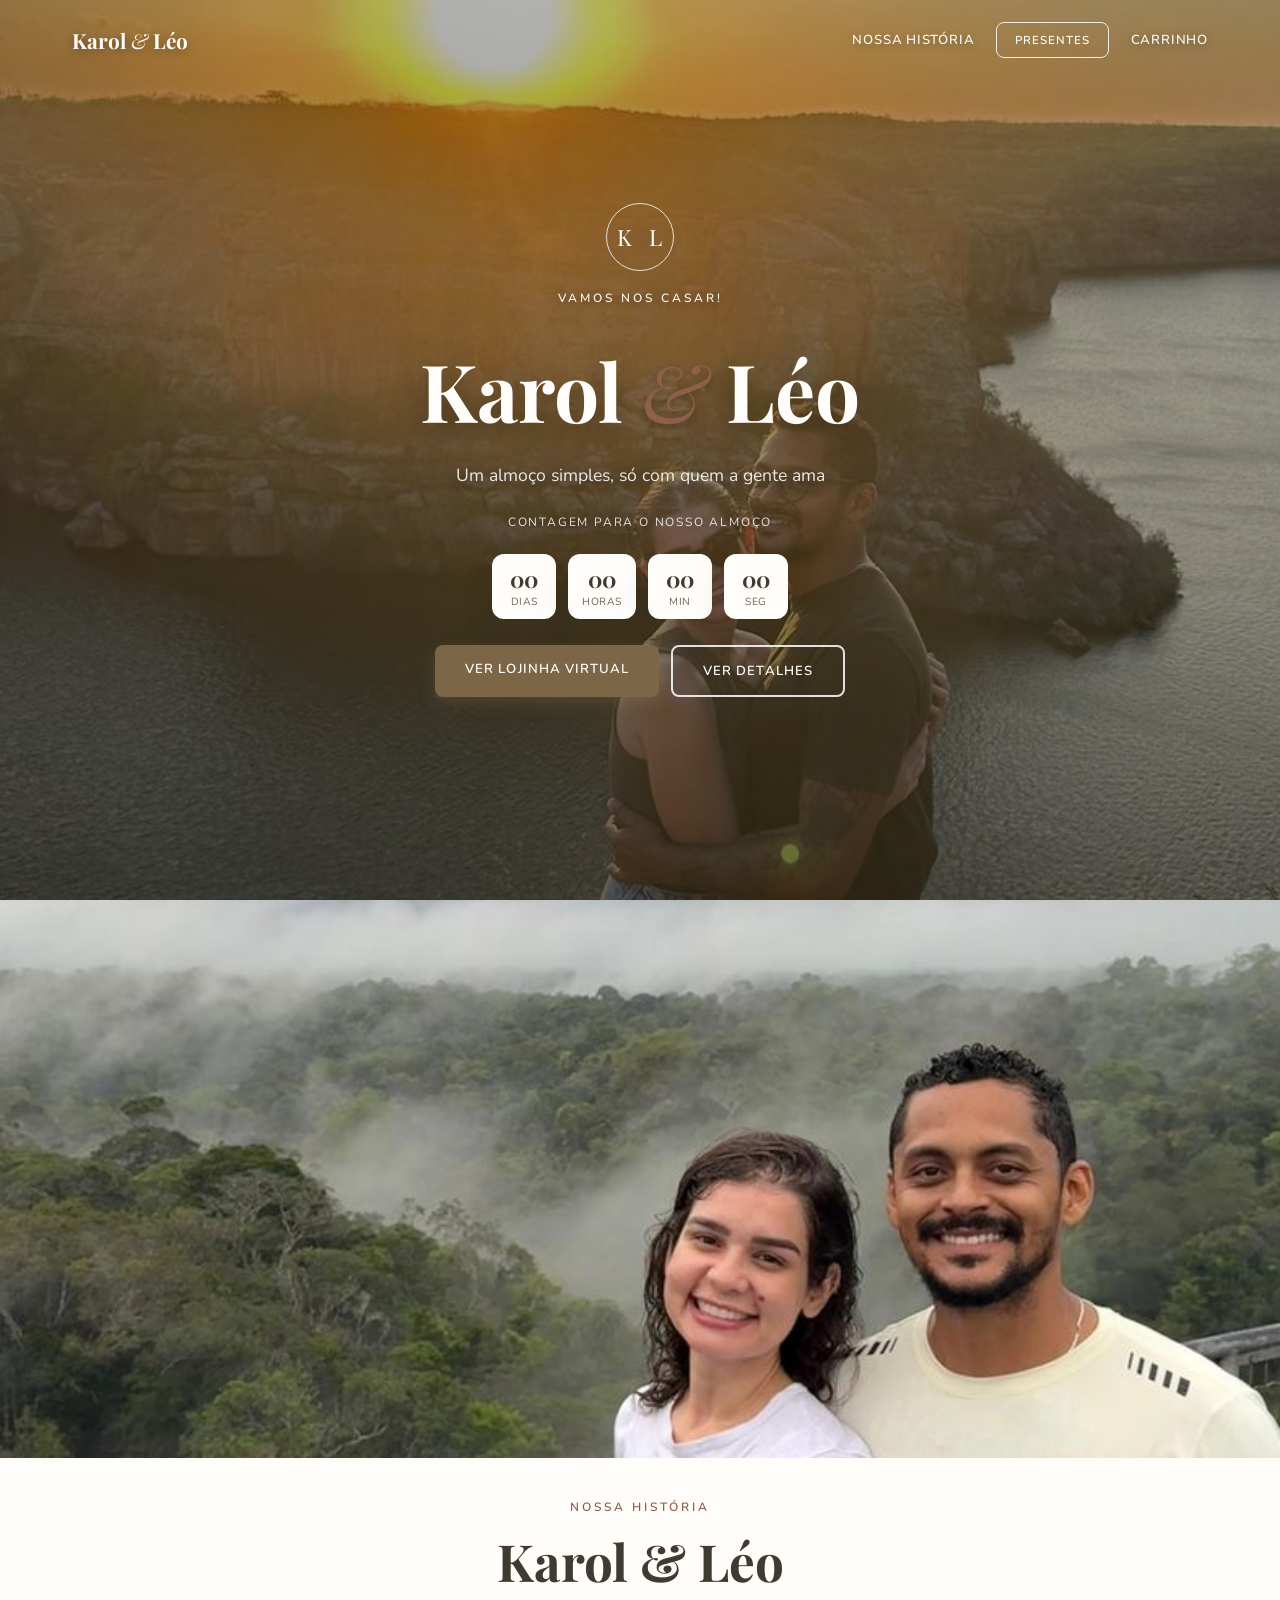
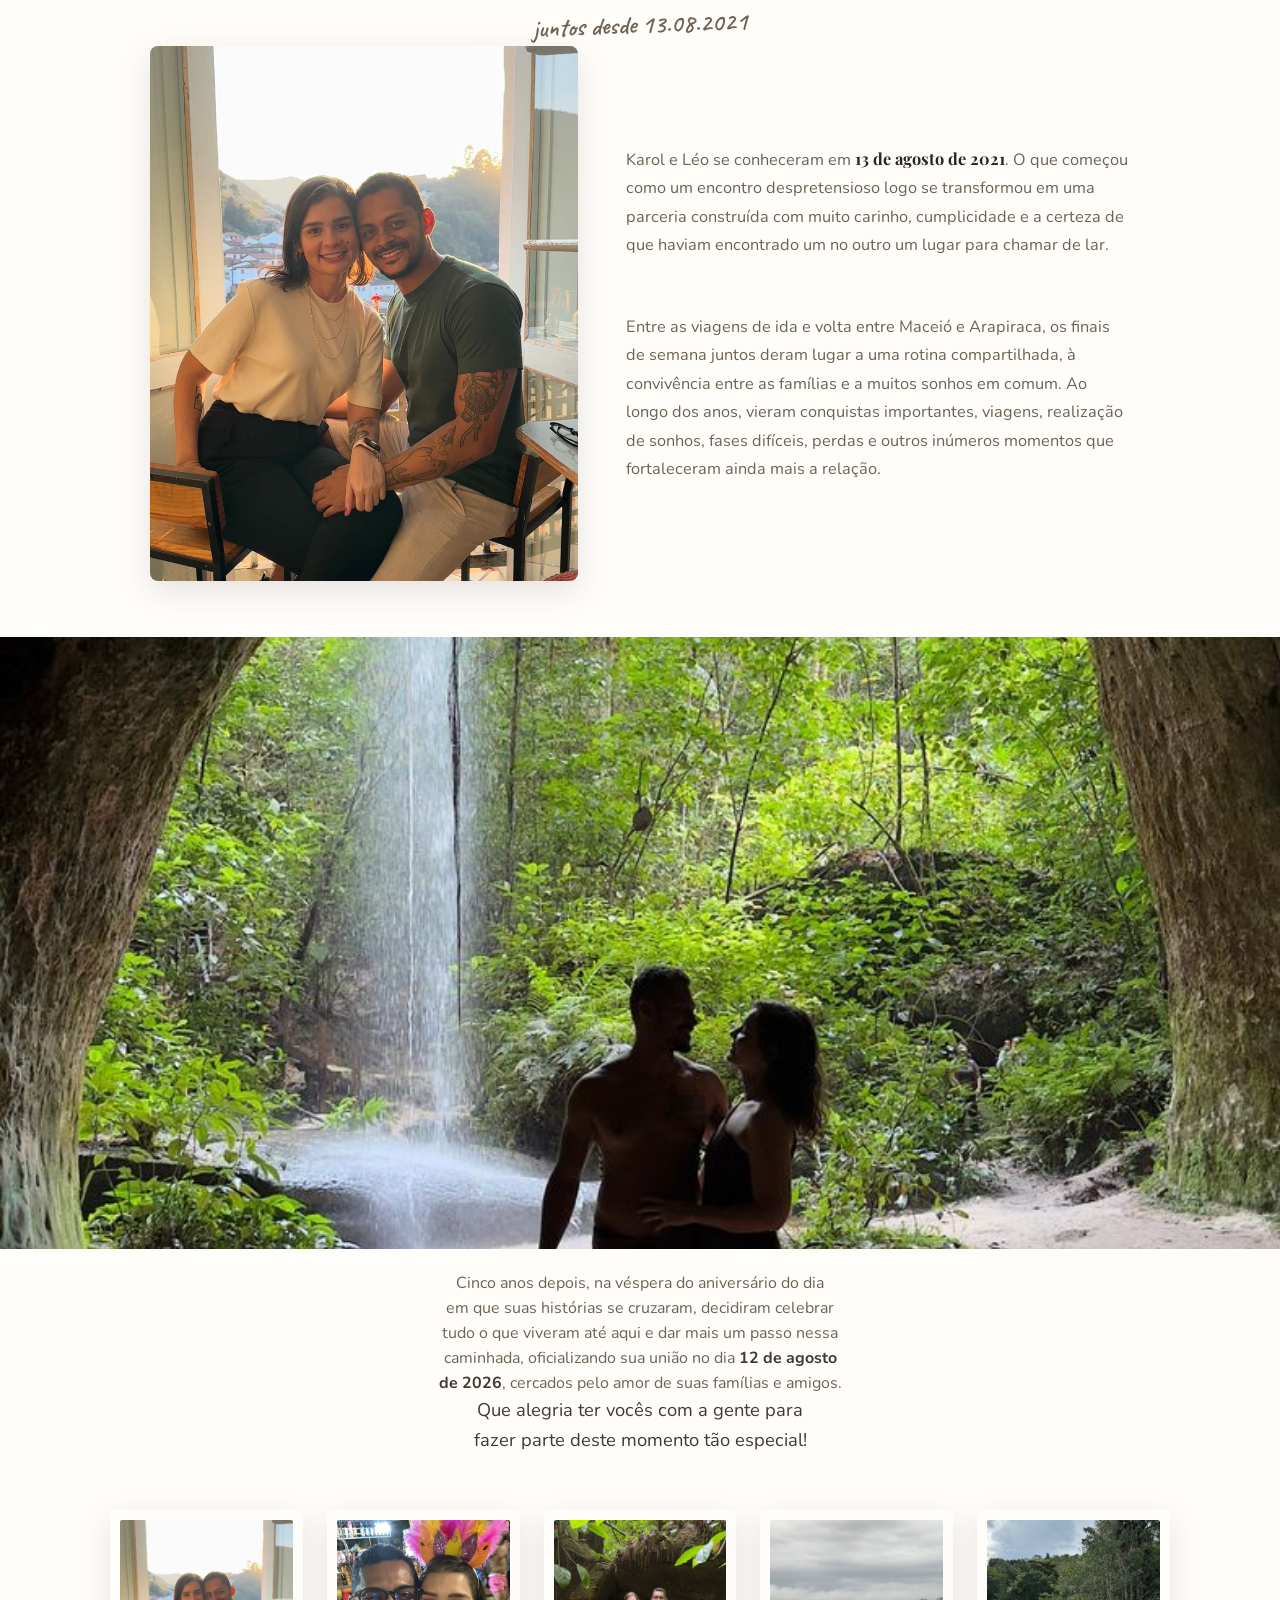
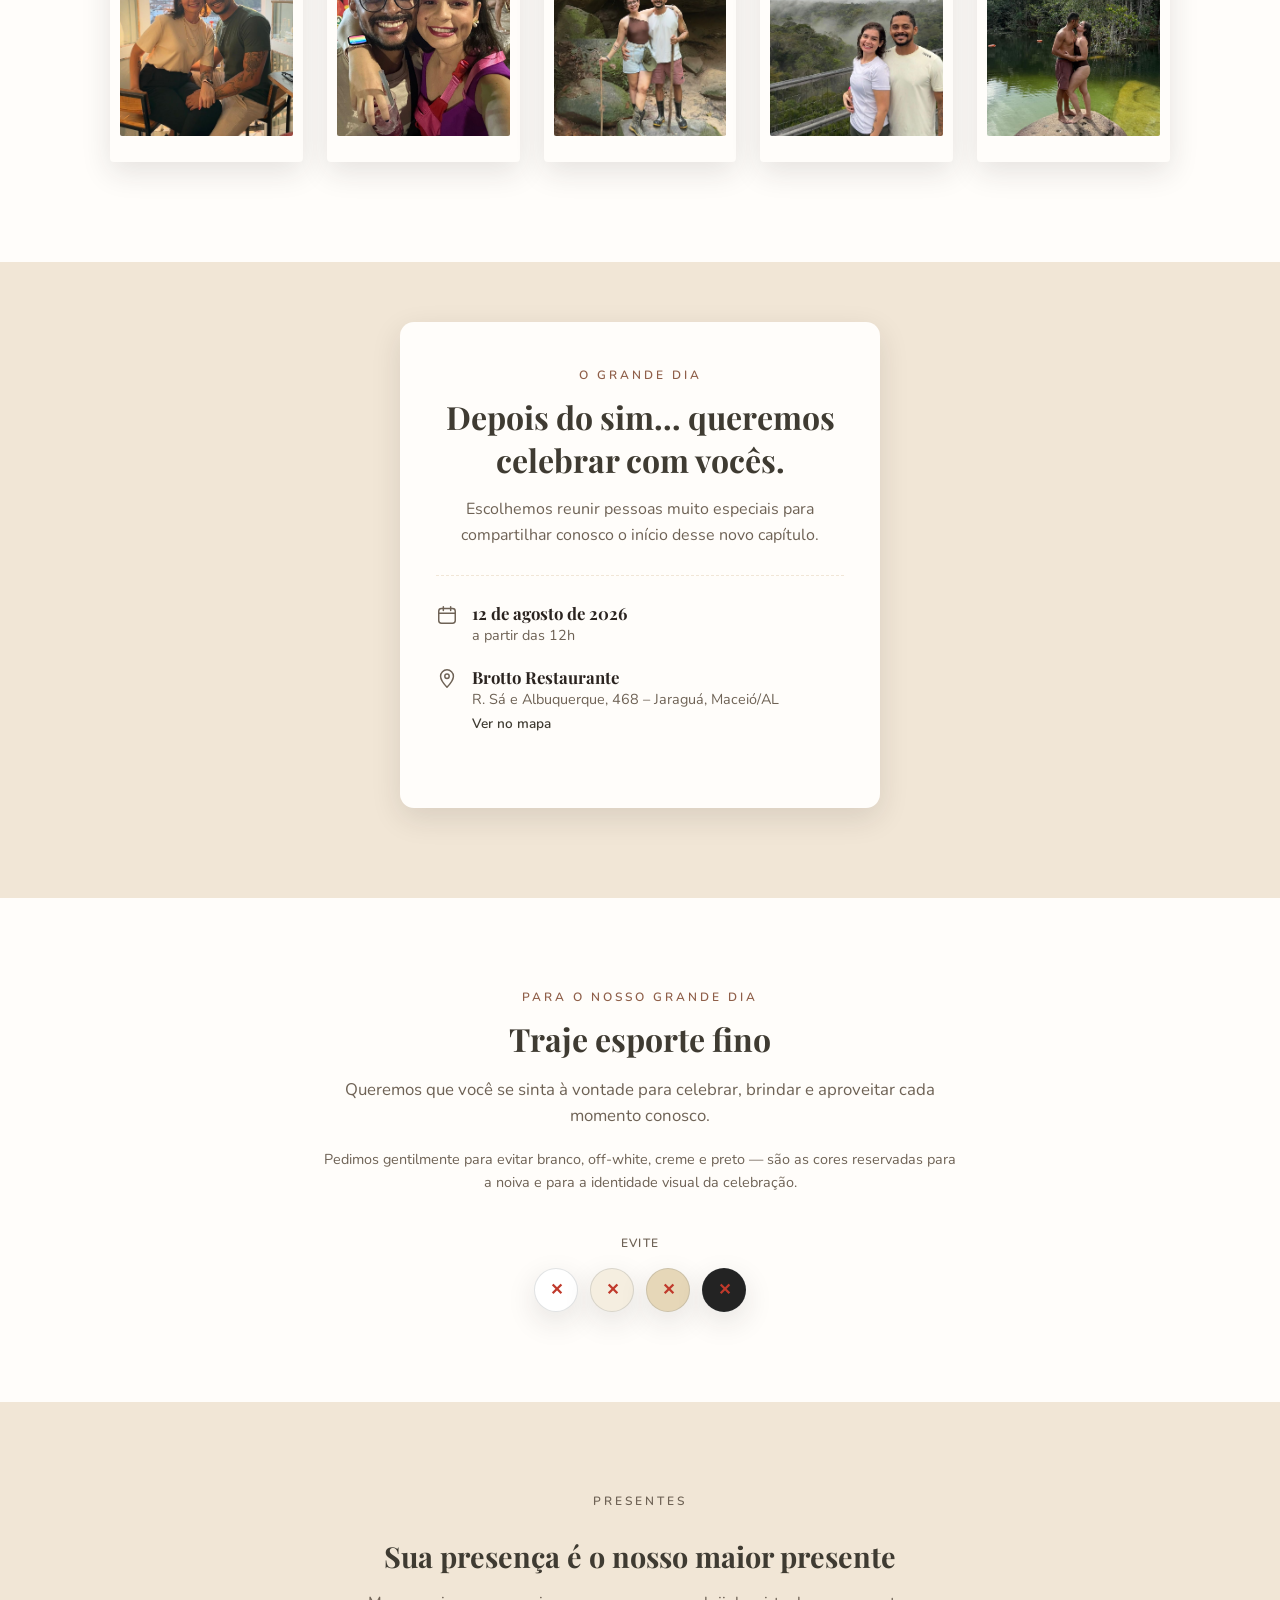
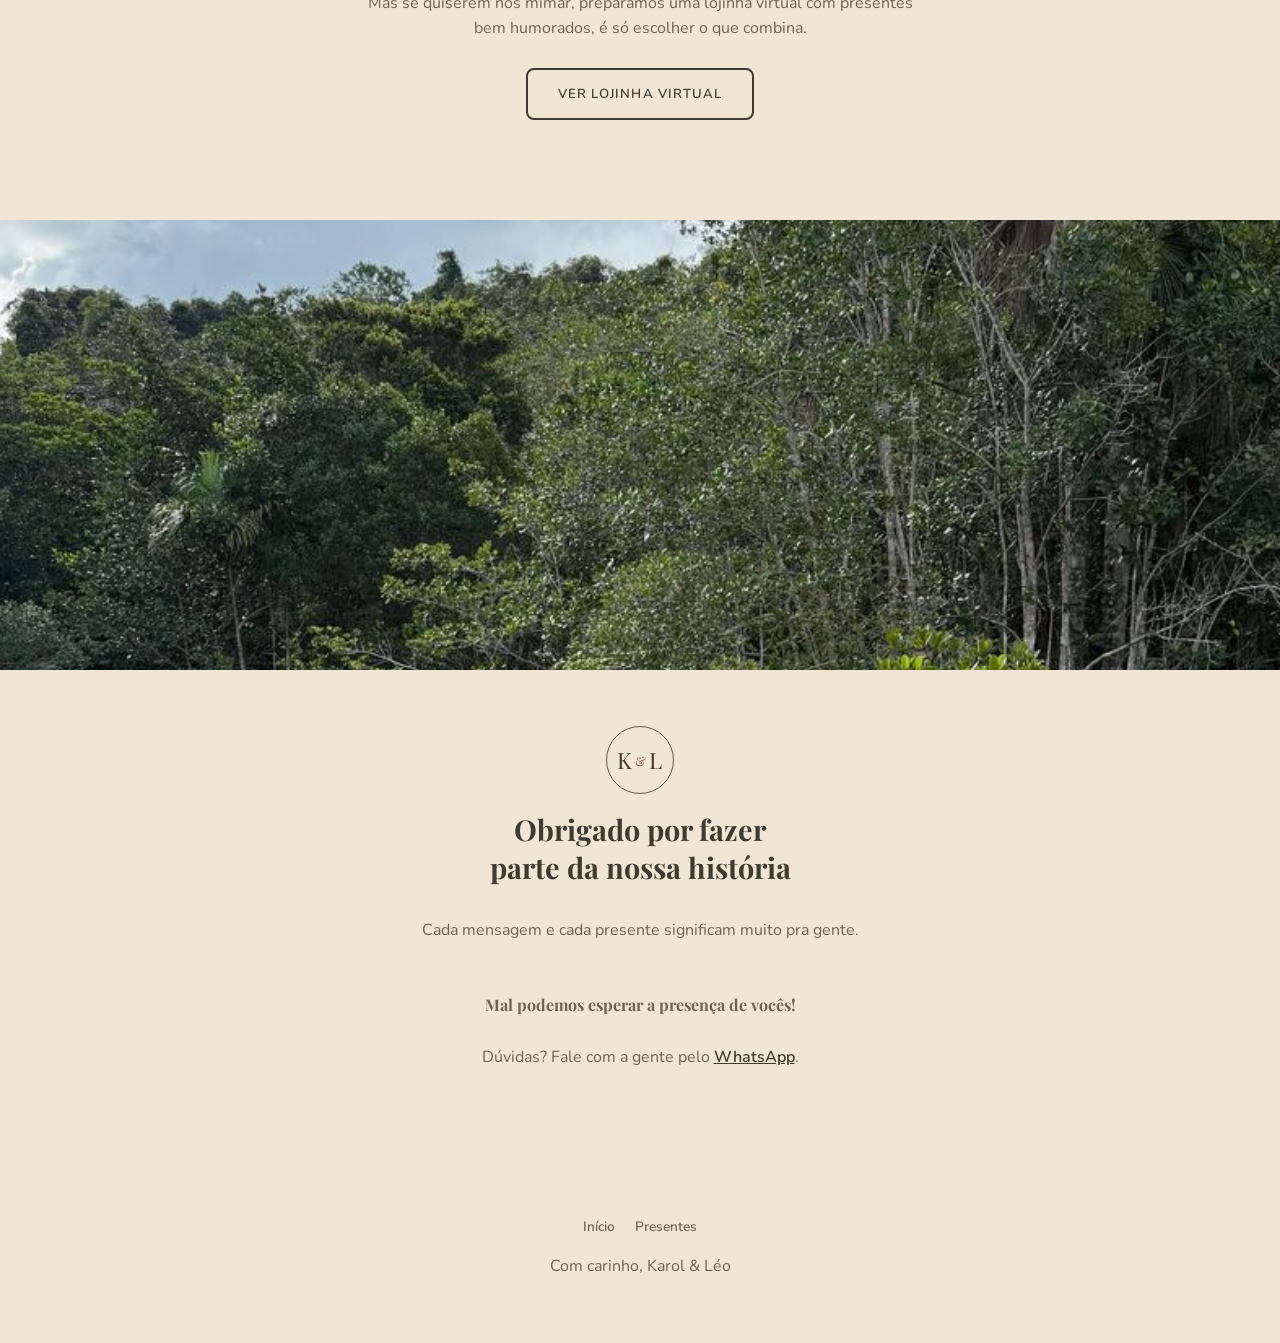
<file: karol-e-leo/index.html>
<!DOCTYPE html>
<html lang="pt-BR">
<head>
  <meta charset="UTF-8" />
  <meta name="viewport" content="width=device-width, initial-scale=1.0" />
  <title>Karol & Léo | Vamos comemorar juntos</title>
  <link rel="preconnect" href="https://fonts.googleapis.com">
  <link href="https://fonts.googleapis.com/css2?family=Caveat:wght@600;700&family=Playfair+Display:wght@600;700&family=Nunito:wght@400;500;600;700;800&display=swap" rel="stylesheet">
  <link rel="stylesheet" href="styles.css" />
</head>
<body>

  <nav class="site-nav site-nav--overlay">
    <a class="site-nav__brand" href="index.html">Karol <span>&amp;</span> Léo</a>
    <div class="site-nav__links">
      <a href="#historia">Nossa história</a>
      <a href="presentes.html" class="btn btn--nav">Presentes</a>
      <a href="carrinho.html" class="cart-link" aria-label="Carrinho de presentes">
        Carrinho<span class="cart-badge" id="cart-badge" hidden>0</span>
      </a>
    </div>
  </nav>

  <!-- ===================== HERO ===================== -->
  <header class="hero" style="background-image: url('images/historia-03.jpg');">
    <div class="hero__overlay">
      <span class="hero__monogram" aria-hidden="true">K <span>&amp;</span> L</span>
      <p class="hero__eyebrow">Vamos nos casar!</p>
      <h1 class="hero__names">Karol <span class="hero__amp">&amp;</span> Léo</h1>
      <p class="hero__date">Um almoço simples, só com quem a gente ama</p>

      <p class="countdown__label">Contagem para o nosso almoço</p>
      <div id="countdown" class="countdown">
        <div class="countdown__box"><span id="cd-dias">00</span><small>dias</small></div>
        <div class="countdown__box"><span id="cd-horas">00</span><small>horas</small></div>
        <div class="countdown__box"><span id="cd-min">00</span><small>min</small></div>
        <div class="countdown__box"><span id="cd-seg">00</span><small>seg</small></div>
      </div>

      <div class="hero__actions">
        <a href="presentes.html" class="btn btn--primary">Ver lojinha virtual</a>
        <a href="#convite" class="btn btn--ghost">Ver detalhes</a>
      </div>
    </div>
  </header>

  <!-- ===================== NOSSA HISTÓRIA ===================== -->
  <section class="story" id="historia">
    <div class="story__hero-photo" style="background-image: url('images/historia-06.jpg');"></div>
    <div class="story__hero-caption">
      <p class="section-eyebrow">Nossa história</p>
      <h2 class="story__hero-title">Karol &amp; Léo</h2>
      <p class="story__since">juntos desde 13.08.2021</p>
    </div>

    <div class="story__narrative">
      <figure class="story__narrative-photo">
        <img src="images/historia-01.jpg" alt="Karol e Léo" />
      </figure>
      <div class="story__narrative-text">
        <p>Karol e Léo se conheceram em <strong>13 de agosto de 2021</strong>. O que começou como um encontro despretensioso logo se transformou em uma parceria construída com muito carinho, cumplicidade e a certeza de que haviam encontrado um no outro um lugar para chamar de lar.</p>
        <p>Entre as viagens de ida e volta entre Maceió e Arapiraca, os finais de semana juntos deram lugar a uma rotina compartilhada, à convivência entre as famílias e a muitos sonhos em comum. Ao longo dos anos, vieram conquistas importantes, viagens, realização de sonhos, fases difíceis, perdas e outros inúmeros momentos que fortaleceram ainda mais a relação.</p>
      </div>
    </div>

    <div class="story__quote-photo" style="background-image: url('images/historia-02.jpg');"></div>
    <p class="story__quote-text">Cinco anos depois, na véspera do aniversário do dia em que suas histórias se cruzaram, decidiram celebrar tudo o que viveram até aqui e dar mais um passo nessa caminhada, oficializando sua união no dia <strong>12 de agosto de 2026</strong>, cercados pelo amor de suas famílias e amigos.</p>

    <p class="story__thanks">Que alegria ter vocês com a gente para fazer parte deste momento tão especial!</p>

    <div class="story__gallery">
      <figure class="story__photo"><img src="images/historia-01.jpg" alt="Karol e Léo" /></figure>
      <figure class="story__photo"><img src="images/historia-04.jpg" alt="Karol e Léo" /></figure>
      <figure class="story__photo"><img src="images/historia-05.jpg" alt="Karol e Léo" /></figure>
      <figure class="story__photo"><img src="images/historia-06.jpg" alt="Karol e Léo" /></figure>
      <figure class="story__photo"><img src="images/historia-07.jpg" alt="Karol e Léo" /></figure>
    </div>
  </section>

  <!-- ===================== CONVITE / INFORMAÇÕES ===================== -->
  <section class="invite" id="convite">
    <div class="invite__card">
      <p class="section-eyebrow">O grande dia</p>
      <h2>Depois do sim… queremos celebrar com vocês.</h2>
      <p class="invite__lead">Escolhemos reunir pessoas muito especiais para compartilhar conosco o início desse novo capítulo.</p>

      <div class="invite__divider" aria-hidden="true"></div>

      <ul class="invite__details">
        <li class="invite__detail">
          <span class="invite__icon">
            <svg viewBox="0 0 24 24" width="22" height="22" fill="none" stroke="currentColor" stroke-width="1.6" stroke-linecap="round" stroke-linejoin="round" aria-hidden="true">
              <rect x="3" y="5" width="18" height="16" rx="3"></rect>
              <line x1="3" y1="10" x2="21" y2="10"></line>
              <line x1="8" y1="3" x2="8" y2="7"></line>
              <line x1="16" y1="3" x2="16" y2="7"></line>
            </svg>
          </span>
          <div>
            <strong>12 de agosto de 2026</strong>
            <span>a partir das 12h</span>
          </div>
        </li>

        <li class="invite__detail">
          <span class="invite__icon">
            <svg viewBox="0 0 24 24" width="22" height="22" fill="none" stroke="currentColor" stroke-width="1.6" stroke-linecap="round" stroke-linejoin="round" aria-hidden="true">
              <path d="M12 21s7-7.2 7-12a7 7 0 1 0-14 0c0 4.8 7 12 7 12z"></path>
              <circle cx="12" cy="9" r="2.4"></circle>
            </svg>
          </span>
          <div>
            <strong>Brotto Restaurante</strong>
            <span>R. Sá e Albuquerque, 468 – Jaraguá, Maceió/AL</span><br />
            <a class="invite__map-link" href="https://www.google.com/maps/search/?api=1&query=Brotto%20Restaurante%2C%20R.%20S%C3%A1%20e%20Albuquerque%2C%20468%2C%20Jaragu%C3%A1%2C%20Macei%C3%B3%20-%20AL" target="_blank" rel="noopener">Ver no mapa</a>
          </div>
        </li>
      </ul>
    </div>
  </section>

  <!-- ===================== DRESS CODE ===================== -->
  <section class="dresscode">
    <div class="dresscode__content">
      <p class="section-eyebrow">Para o nosso grande dia</p>
      <h2>Traje esporte fino</h2>
      <p class="dresscode__lead">
        Queremos que você se sinta à vontade para celebrar, brindar e
        aproveitar cada momento conosco.
      </p>
      <p class="dresscode__note">
        Pedimos gentilmente para evitar branco, off-white, creme e preto —
        são as cores reservadas para a noiva e para a identidade visual da
        celebração.
      </p>

      <div class="dresscode__swatches">
        <div class="swatch-group">
          <p class="swatch-group__label">Evite</p>
          <div class="swatch-row">
            <span class="swatch swatch--avoid" style="--sw:#ffffff" title="Branco">✕</span>
            <span class="swatch swatch--avoid" style="--sw:#f5eee0" title="Off-white">✕</span>
            <span class="swatch swatch--avoid" style="--sw:#e6d7b8" title="Creme">✕</span>
            <span class="swatch swatch--avoid" style="--sw:#232323" title="Preto">✕</span>
          </div>
        </div>
      </div>
    </div>
  </section>

  <!-- ===================== TEASER PRESENTES ===================== -->
  <section class="presentes-teaser">
    <div class="presentes-teaser__content">
      <p class="section-eyebrow">Presentes</p>
      <h2>Sua presença é o nosso maior presente</h2>
      <p>Mas se quiserem nos mimar, preparamos uma lojinha virtual com presentes bem humorados, é só escolher o que combina.</p>
      <a href="presentes.html" class="btn btn--ghost">Ver lojinha virtual</a>
    </div>
  </section>

  <!-- ===================== AGRADECIMENTO ===================== -->
  <section class="closing">
    <div class="closing__photo" style="background-image: url('images/historia-07.jpg');"></div>
    <div class="closing__content">
      <span class="closing__monogram" aria-hidden="true">K <span>&amp;</span> L</span>
      <h2>Obrigado por fazer parte da nossa história</h2>
      <p>Cada mensagem e cada presente significam muito pra gente.</p>
      <p class="closing__highlight">Mal podemos esperar a presença de vocês!</p>
      <p class="closing__contact">Dúvidas? Fale com a gente pelo <a href="https://wa.me/5582999404414" target="_blank" rel="noopener">WhatsApp</a>.</p>
    </div>
  </section>

  <!-- ===================== RODAPÉ ===================== -->
  <footer class="footer">
    <div class="footer__links">
      <a href="index.html">Início</a>
      <a href="presentes.html">Presentes</a>
    </div>
    <p>Com carinho, Karol &amp; Léo</p>
  </footer>

  <script src="cart.js"></script>
  <script src="config.js"></script>
  <script src="home.js"></script>
</body>
</html>
</file>
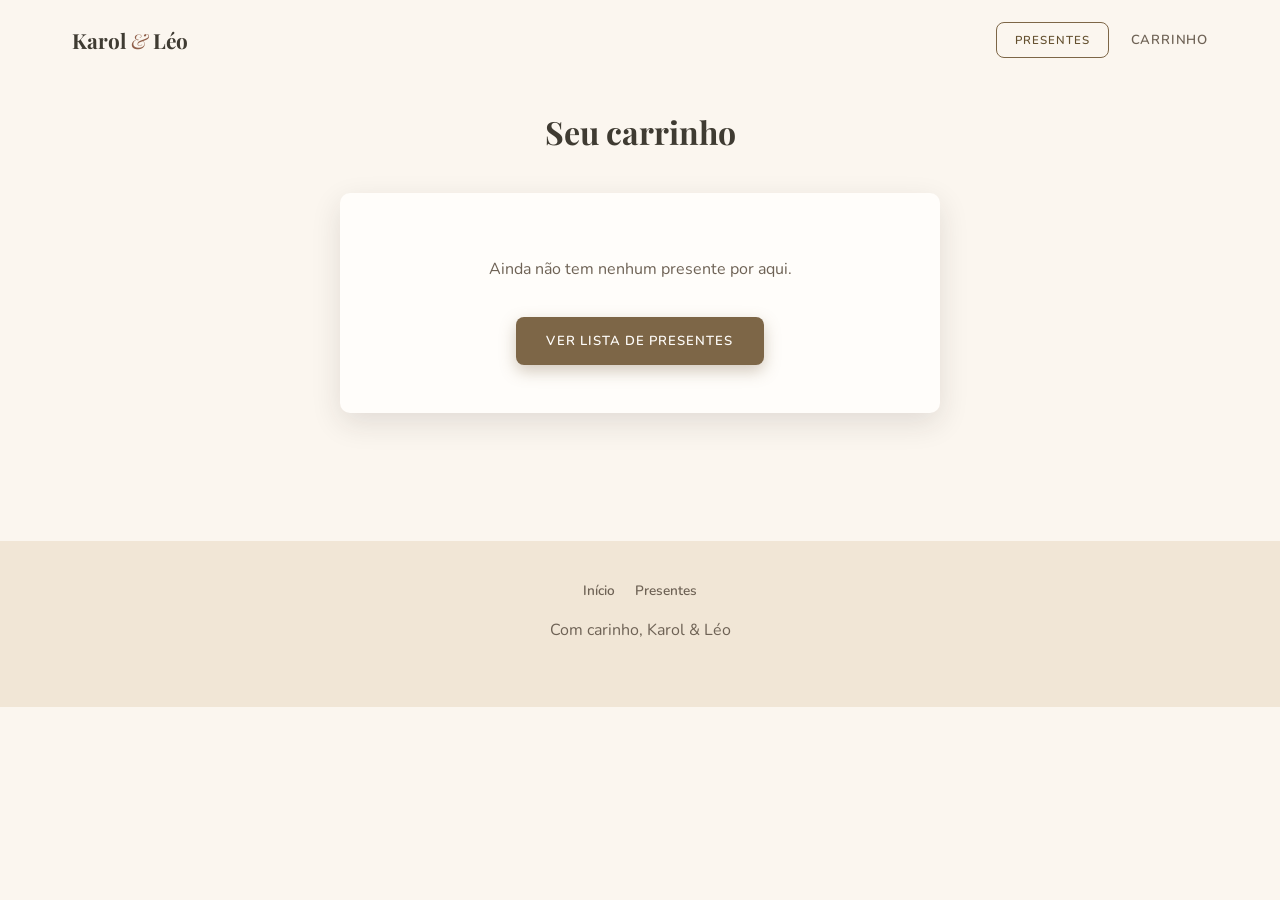
<file: karol-e-leo/carrinho.html>
<!DOCTYPE html>
<html lang="pt-BR">
<head>
  <meta charset="UTF-8" />
  <meta name="viewport" content="width=device-width, initial-scale=1.0" />
  <title>Carrinho | Karol & Léo</title>
  <link rel="preconnect" href="https://fonts.googleapis.com">
  <link href="https://fonts.googleapis.com/css2?family=Playfair+Display:wght@600;700&family=Nunito:wght@400;500;600;700;800&display=swap" rel="stylesheet">
  <link rel="stylesheet" href="styles.css" />
</head>
<body>

  <nav class="site-nav">
    <a class="site-nav__brand" href="index.html">Karol <span>&amp;</span> Léo</a>
    <div class="site-nav__links">
      <a href="presentes.html" class="btn btn--nav">Presentes</a>
      <a href="carrinho.html" class="cart-link" aria-label="Carrinho de presentes">
        Carrinho<span class="cart-badge" id="cart-badge" hidden>0</span>
      </a>
    </div>
  </nav>

  <main class="cart-page">
    <h1 class="cart-page__title">Seu carrinho</h1>

    <div class="cart-empty" id="cart-empty" hidden>
      <p>Ainda não tem nenhum presente por aqui.</p>
      <a href="presentes.html" class="btn btn--primary">Ver lista de presentes</a>
    </div>

    <ul class="cart-list" id="cart-list"></ul>

    <div class="cart-summary" id="cart-summary" hidden>
      <div class="cart-summary__total">
        <span>Total</span>
        <span id="cart-total">R$ 0</span>
      </div>
      <a href="pagamento.html" class="btn btn--primary btn--block">Finalizar e ir pro pagamento</a>
    </div>
  </main>

  <footer class="footer">
    <div class="footer__links">
      <a href="index.html">Início</a>
      <a href="presentes.html">Presentes</a>
    </div>
    <p>Com carinho, Karol &amp; Léo</p>
  </footer>

  <script src="gifts-data.js"></script>
  <script src="cart.js"></script>
  <script src="carrinho.js"></script>
</body>
</html>
</file>
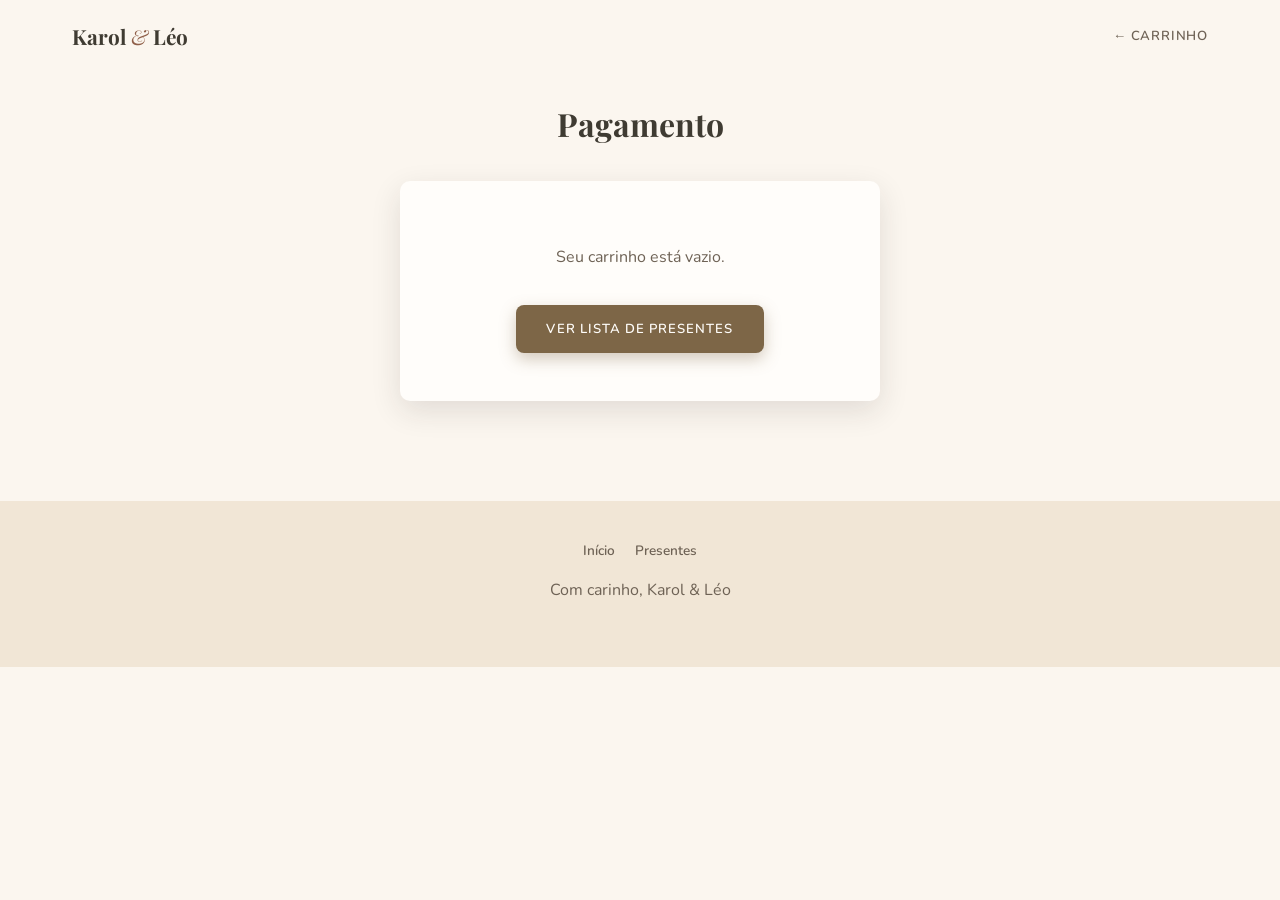
<file: karol-e-leo/pagamento.html>
<!DOCTYPE html>
<html lang="pt-BR">
<head>
  <meta charset="UTF-8" />
  <meta name="viewport" content="width=device-width, initial-scale=1.0" />
  <title>Pagamento | Karol & Léo</title>
  <link rel="preconnect" href="https://fonts.googleapis.com">
  <link href="https://fonts.googleapis.com/css2?family=Playfair+Display:wght@600;700&family=Nunito:wght@400;500;600;700;800&display=swap" rel="stylesheet">
  <link rel="stylesheet" href="styles.css" />
</head>
<body>

  <nav class="site-nav site-nav--simple">
    <a class="site-nav__brand" href="index.html">Karol <span>&amp;</span> Léo</a>
    <a class="site-nav__back" href="carrinho.html">← Carrinho</a>
  </nav>

  <main class="payment-page">
    <h1 class="payment-page__title">Pagamento</h1>

    <div class="cart-empty" id="payment-empty" hidden>
      <p>Seu carrinho está vazio.</p>
      <a href="presentes.html" class="btn btn--primary">Ver lista de presentes</a>
    </div>

    <div id="payment-content">
      <div class="payment-summary">
        <h2>Seu pedido</h2>
        <ul id="payment-summary-list"></ul>
        <div class="payment-summary__total">
          <span>Total</span>
          <span id="payment-summary-total">R$ 0</span>
        </div>
      </div>

      <div id="payment-step-form">
        <div class="payment-methods">
          <p class="payment-methods__label">Forma de pagamento</p>
          <div class="payment-methods__options">
            <label class="payment-method">
              <input type="radio" name="payment-method" value="pix" checked />
              <span>Pix</span>
            </label>
            <label class="payment-method">
              <input type="radio" name="payment-method" value="mercadopago" />
              <span>Mercado Pago</span>
            </label>
          </div>
        </div>

        <div class="pix-box" id="pix-box">
          <p class="pix-box__label">Chave Pix (e-mail)</p>
          <div class="pix-box__key">
            <code id="pix-key-value"></code>
            <button type="button" class="btn btn--ghost btn--small" id="btn-copy-pix">Copiar</button>
          </div>
          <p class="payment-hint">Pague o valor total pelo app do seu banco usando essa chave.</p>
        </div>

        <form id="payment-form" class="payment-form">
          <label class="field">Nome completo
            <input type="text" id="pay-nome" required placeholder="Seu nome" />
          </label>
          <label class="field">Telefone
            <input type="tel" id="pay-telefone" required placeholder="(82) 99999-9999" />
          </label>
          <label class="field">E-mail
            <input type="email" id="pay-email" required placeholder="voce@email.com" />
          </label>
          <label class="field">Mensagem para os noivos (opcional)
            <textarea id="pay-mensagem" rows="3" placeholder="Deixe um recadinho pro casal"></textarea>
          </label>
          <button type="submit" class="btn btn--primary btn--block" id="payment-submit-btn">Já fiz o Pix</button>
          <p class="payment-hint" id="payment-submit-hint">Depois de pagar, confirme aqui pra gente saber do seu presente.</p>
        </form>
      </div>

      <div class="payment-done" id="payment-step-done" hidden>
        <h2 id="payment-done-title">Obrigado!</h2>
        <p id="payment-done-text"></p>
        <div class="payment-done__actions">
          <button class="btn btn--ghost" id="btn-avisar-whatsapp">Avisar Karol e Léo no WhatsApp</button>
          <a href="index.html" class="btn btn--link">Voltar ao início</a>
        </div>
      </div>
    </div>
  </main>

  <footer class="footer">
    <div class="footer__links">
      <a href="index.html">Início</a>
      <a href="presentes.html">Presentes</a>
    </div>
    <p>Com carinho, Karol &amp; Léo</p>
  </footer>

  <script src="gifts-data.js"></script>
  <script src="cart.js"></script>
  <script src="config.js"></script>
  <script src="pagamento.js"></script>
</body>
</html>
</file>
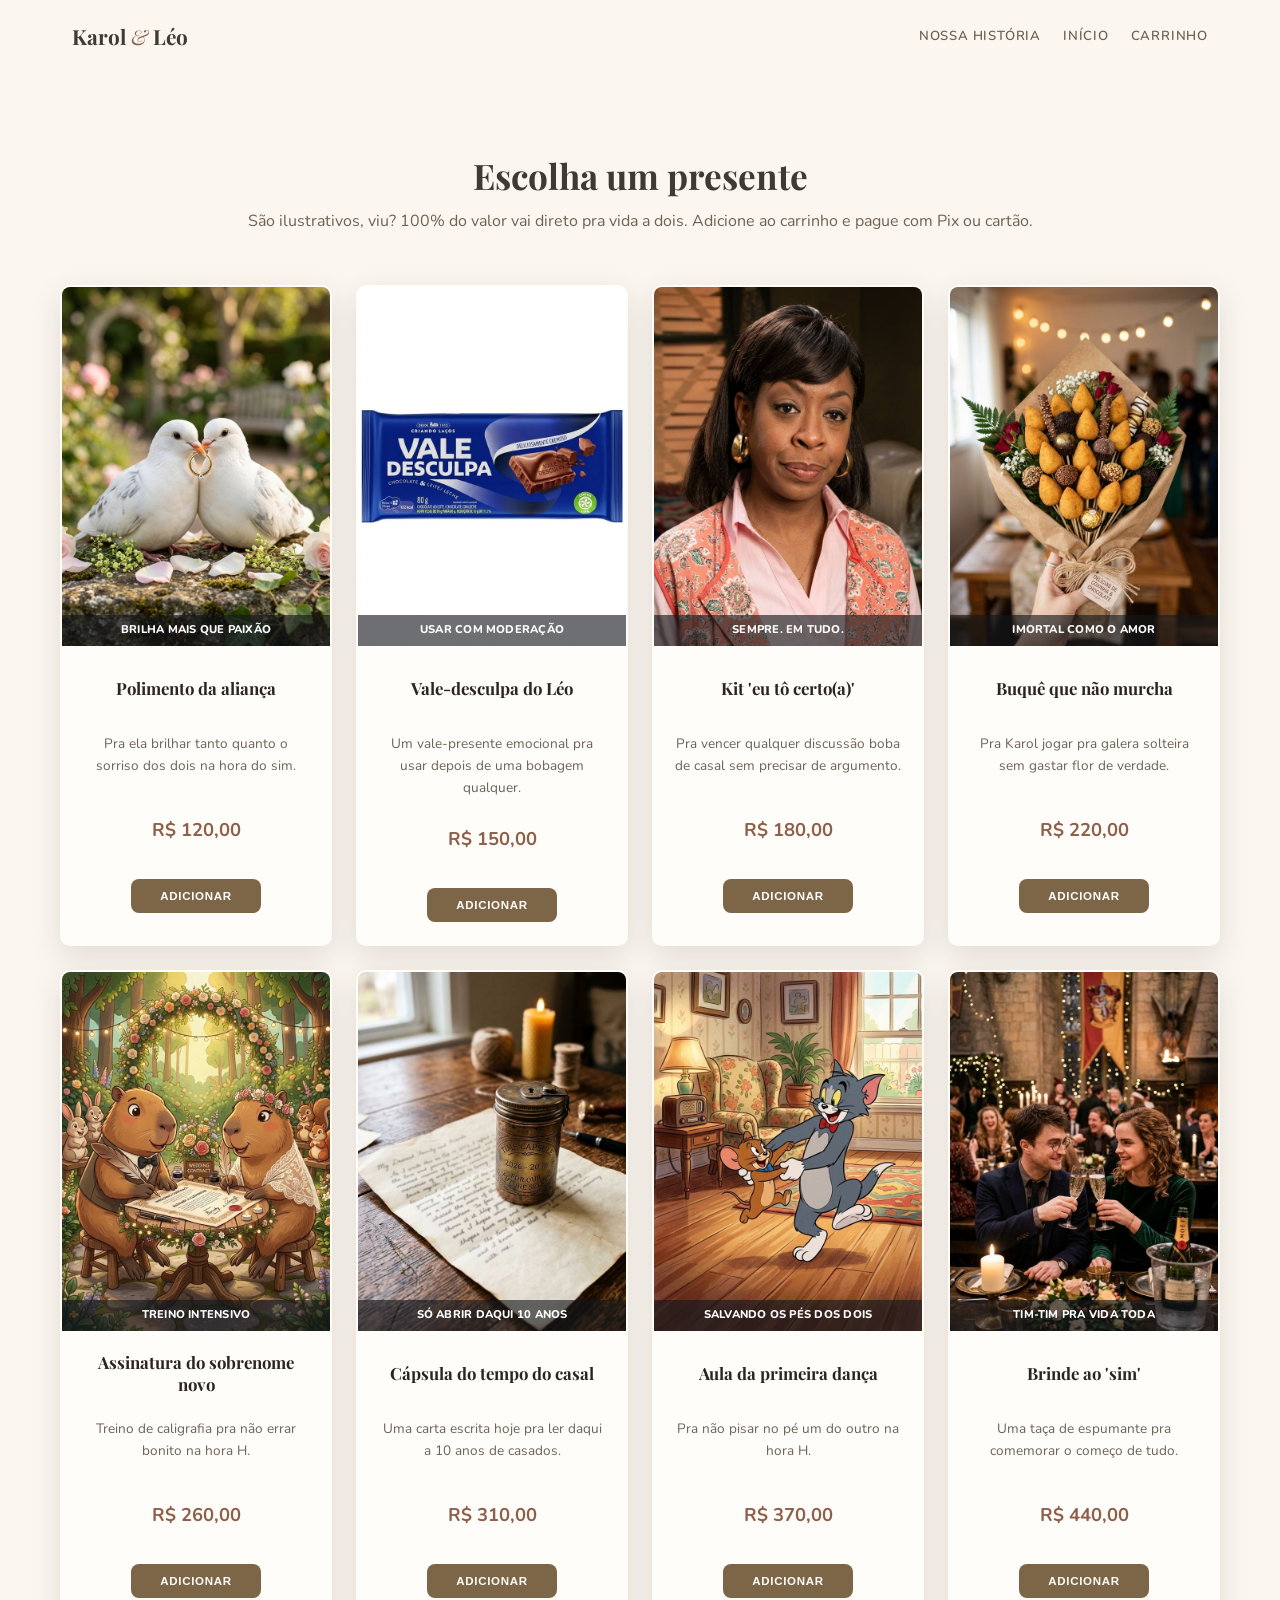
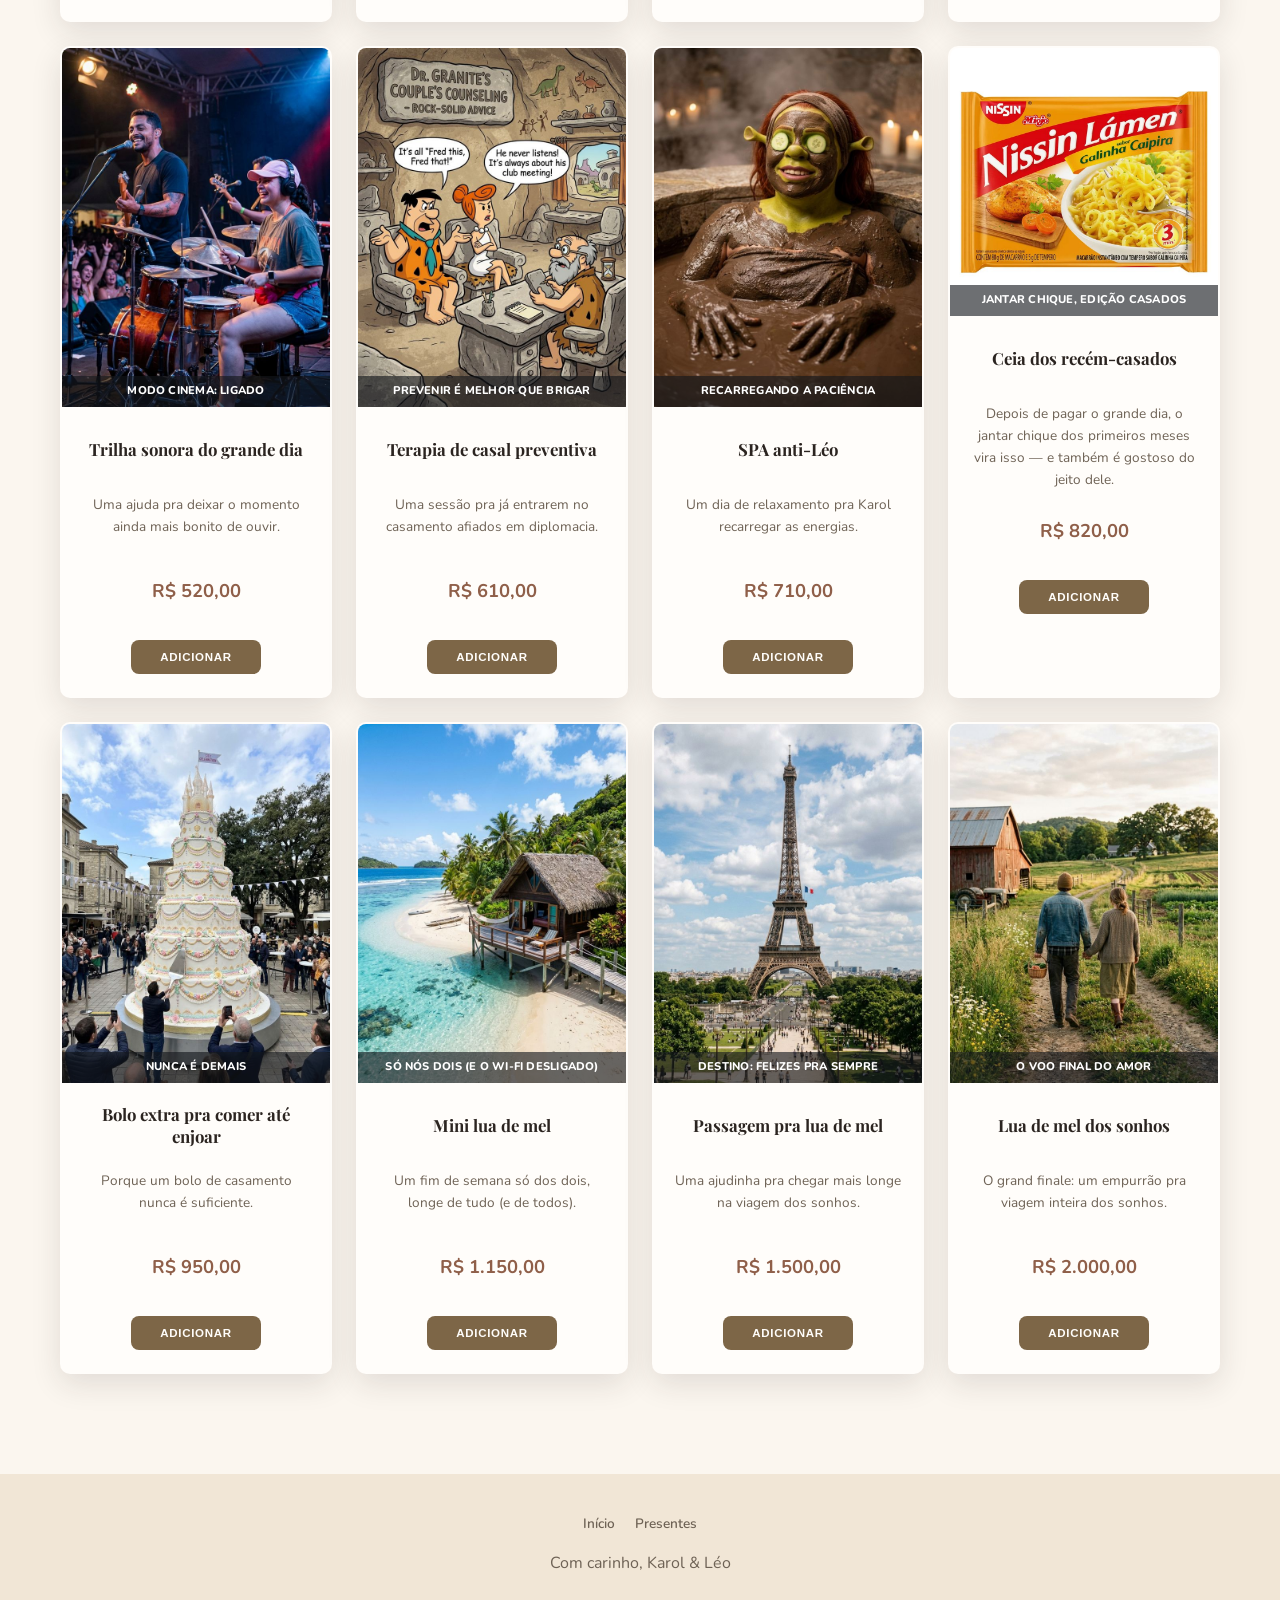
<file: karol-e-leo/presentes.html>
<!DOCTYPE html>
<html lang="pt-BR">
<head>
  <meta charset="UTF-8" />
  <meta name="viewport" content="width=device-width, initial-scale=1.0" />
  <title>Lojinha de Presentes | Karol & Léo</title>
  <link rel="preconnect" href="https://fonts.googleapis.com">
  <link href="https://fonts.googleapis.com/css2?family=Playfair+Display:wght@600;700&family=Nunito:wght@400;500;600;700;800&display=swap" rel="stylesheet">
  <link rel="stylesheet" href="styles.css" />
</head>
<body>

  <nav class="site-nav">
    <a class="site-nav__brand" href="index.html">Karol <span>&amp;</span> Léo</a>
    <div class="site-nav__links">
      <a href="index.html#historia">Nossa história</a>
      <a href="index.html">Início</a>
      <a href="carrinho.html" class="cart-link" aria-label="Carrinho de presentes">
        Carrinho<span class="cart-badge" id="cart-badge" hidden>0</span>
      </a>
    </div>
  </nav>

  <!-- ===================== LISTA DE PRESENTES ===================== -->
  <section id="presentes" class="gifts gifts--page">
    <h2 class="gifts__title">Escolha um presente</h2>
    <p class="gifts__subtitle">
      São ilustrativos, viu? 100% do valor vai direto pra vida a dois. Adicione ao carrinho e pague com Pix ou cartão.
    </p>

    <div class="gifts__grid" id="gifts-grid">
      <!-- Os cards são renderizados via JS a partir da lista em gifts-data.js -->
    </div>
  </section>

  <!-- ===================== RODAPÉ ===================== -->
  <footer class="footer">
    <div class="footer__links">
      <a href="index.html">Início</a>
      <a href="presentes.html">Presentes</a>
    </div>
    <p>Com carinho, Karol &amp; Léo</p>
  </footer>

  <!-- ===================== MODAL: PRESENTE ADICIONADO ===================== -->
  <div class="modal" id="added-modal" aria-hidden="true">
    <div class="modal__backdrop" data-close></div>
    <div class="modal__card" role="dialog" aria-modal="true" aria-labelledby="added-modal-title">
      <button class="modal__close" data-close aria-label="Fechar">&times;</button>
      <p class="modal__eyebrow">Adicionado ao carrinho</p>
      <h3 class="modal__title" id="added-modal-title"></h3>
      <p class="modal__text">Quer finalizar o pedido agora ou continuar escolhendo mais presentes?</p>
      <div class="modal__actions">
        <a href="carrinho.html" class="btn btn--primary btn--block">Finalizar pedido</a>
        <button class="btn btn--ghost btn--block" data-close>Continuar escolhendo</button>
      </div>
    </div>
  </div>

  <script src="gifts-data.js"></script>
  <script src="cart.js"></script>
  <script src="presentes.js"></script>
</body>
</html>
</file>
<file: karol-e-leo/styles.css>
:root {
  /* Paleta de casamento: marfim quente + taupe neutro + argila suave. */
  --sky: #5c574c;
  --sky-dark: #3f3b32;
  --blush: #8f5f49;
  --mint: #7d6647;
  --mint-dark: #64502f;
  --paper: #fbf6ef;
  --paper-dark: #f1e6d6;
  --ink: #2b2420;
  --ink-light: #6e6255;
  --white: #fffdfa;
  --radius: 10px;
  --shadow: 0 10px 30px rgba(43, 36, 32, 0.12);
  font-size: 16px;
}

* { box-sizing: border-box; }

/* Garante que o atributo hidden vença qualquer display:flex/block
   declarado nas classes desses componentes (carrinho, confirmação,
   pagamento) — sem isso, os estados "concluído" apareciam antes da
   hora. */
[hidden] { display: none !important; }

body {
  margin: 0;
  font-family: 'Nunito', sans-serif;
  color: var(--ink);
  background: var(--paper);
  -webkit-font-smoothing: antialiased;
}

h1, h2, h3 {
  font-family: 'Playfair Display', serif;
  margin: 0;
}

p { line-height: 1.6; }

/* ===================== NAVEGAÇÃO ===================== */
.site-nav {
  display: flex;
  align-items: center;
  justify-content: space-between;
  flex-wrap: wrap;
  gap: 14px;
  padding: 22px 32px;
  max-width: 1200px;
  margin: 0 auto;
}

.site-nav__brand {
  font-family: 'Playfair Display', serif;
  font-size: 1.3rem;
  font-weight: 700;
  color: var(--sky-dark);
  text-decoration: none;
}

.site-nav__brand span {
  color: var(--blush);
  font-style: italic;
  font-weight: 400;
}

.site-nav__links {
  display: flex;
  align-items: center;
  gap: 22px;
  flex-wrap: wrap;
}

.site-nav__links a:not(.btn) {
  color: var(--ink-light);
  text-decoration: none;
  font-size: 0.82rem;
  font-weight: 600;
  text-transform: uppercase;
  letter-spacing: 0.06em;
}

.site-nav__links a:not(.btn):hover { color: var(--sky-dark); }

.site-nav__back {
  color: var(--ink-light);
  text-decoration: none;
  font-size: 0.82rem;
  font-weight: 600;
  text-transform: uppercase;
  letter-spacing: 0.06em;
}

.site-nav__back:hover { color: var(--sky-dark); }

.cart-link {
  position: relative;
  display: inline-flex;
  text-decoration: none;
  font-size: 0.82rem;
  font-weight: 600;
  text-transform: uppercase;
  letter-spacing: 0.06em;
  color: var(--ink-light);
}

.cart-link:hover { color: var(--sky-dark); }

.cart-badge {
  position: absolute;
  top: -8px;
  right: -12px;
  background: var(--blush);
  color: var(--white);
  font-size: 0.65rem;
  font-weight: 700;
  min-width: 18px;
  height: 18px;
  border-radius: 999px;
  display: flex;
  align-items: center;
  justify-content: center;
  padding: 0 4px;
}

/* Navegação sobreposta à foto do hero, na home. */
.site-nav--overlay {
  position: absolute;
  top: 0;
  left: 0;
  right: 0;
  z-index: 5;
}

.site-nav--overlay .site-nav__brand,
.site-nav--overlay .site-nav__brand span {
  color: var(--white);
  text-shadow: 0 2px 10px rgba(0,0,0,0.35);
}

.site-nav--overlay .site-nav__links a:not(.btn) {
  color: rgba(255,255,255,0.92);
  text-shadow: 0 2px 8px rgba(0,0,0,0.3);
}

.site-nav--overlay .site-nav__links a:not(.btn):hover { color: var(--white); }

.site-nav--overlay .cart-link {
  color: rgba(255,255,255,0.92);
  text-shadow: 0 2px 8px rgba(0,0,0,0.3);
}

.site-nav--overlay .cart-link:hover { color: var(--white); }

.site-nav--overlay .btn--nav {
  border-color: rgba(255,255,255,0.85);
  color: var(--white);
}

.site-nav--overlay .btn--nav:hover { background: var(--white); color: var(--sky-dark); }

/* ===================== HERO ===================== */
.hero {
  position: relative;
  min-height: 100vh;
  display: flex;
  align-items: center;
  justify-content: center;
  text-align: center;
  padding: 32px 20px;
  background-size: cover;
  background-position: center;
  overflow: hidden;
}

.hero::before {
  content: "";
  position: absolute;
  inset: 0;
  background: linear-gradient(195deg, rgba(22,18,14,0.28) 0%, rgba(22,18,14,0.42) 45%, rgba(22,18,14,0.72) 100%);
}

.hero__overlay {
  position: relative;
  z-index: 2;
  max-width: 640px;
  display: flex;
  flex-direction: column;
  align-items: center;
  gap: 18px;
}

.hero__monogram,
.closing__monogram {
  font-family: 'Playfair Display', serif;
  font-size: 1.4rem;
  letter-spacing: 0.05em;
  border-radius: 50%;
  width: 68px;
  height: 68px;
  display: flex;
  align-items: center;
  justify-content: center;
}

.hero__monogram {
  color: var(--white);
  border: 1.5px solid rgba(255,255,255,0.8);
}

.closing__monogram {
  color: var(--sky-dark);
  border: 1.5px solid var(--sky);
}

.hero__monogram span,
.closing__monogram span {
  color: var(--blush);
  font-size: 0.8rem;
  margin: 0 2px;
}

.hero__monogram span { text-shadow: 0 2px 10px rgba(0,0,0,0.35); }

.section-eyebrow {
  letter-spacing: 0.25em;
  text-transform: uppercase;
  font-size: 0.75rem;
  color: var(--blush);
  font-weight: 600;
  margin: 0 0 10px;
  text-align: center;
}

.hero__eyebrow {
  letter-spacing: 0.25em;
  text-transform: uppercase;
  font-size: 0.75rem;
  color: rgba(255,255,255,0.92);
  font-weight: 600;
  margin: 0 0 10px;
  text-align: center;
  text-shadow: 0 2px 10px rgba(0,0,0,0.3);
}

.hero__names {
  font-size: clamp(2.8rem, 8vw, 5rem);
  color: var(--white);
  text-shadow: 0 4px 30px rgba(0,0,0,0.35);
}

.hero__amp {
  color: var(--blush);
  font-style: italic;
  font-weight: 400;
  text-shadow: 0 2px 10px rgba(0,0,0,0.3);
}

.hero__date {
  font-size: 1.1rem;
  color: rgba(255,255,255,0.88);
  margin: 0;
  text-shadow: 0 2px 10px rgba(0,0,0,0.25);
}

.countdown__label {
  font-size: 0.75rem;
  text-transform: uppercase;
  letter-spacing: 0.15em;
  color: rgba(255,255,255,0.85);
  margin: 6px 0 0;
  text-shadow: 0 2px 8px rgba(0,0,0,0.25);
}

.countdown {
  display: flex;
  gap: 12px;
  margin-top: 4px;
}

.countdown__box {
  background: var(--white);
  border-radius: 12px;
  padding: 10px 14px;
  min-width: 64px;
  box-shadow: var(--shadow);
  display: flex;
  flex-direction: column;
  align-items: center;
}

.countdown__box span {
  font-size: 1.4rem;
  font-weight: 700;
  color: var(--sky-dark);
  font-family: 'Playfair Display', serif;
}

.countdown__box small {
  font-size: 0.65rem;
  color: var(--ink-light);
  text-transform: uppercase;
  letter-spacing: 0.05em;
}

.hero__actions {
  display: flex;
  gap: 12px;
  flex-wrap: wrap;
  justify-content: center;
  margin-top: 8px;
}

.hero__actions .btn--ghost {
  color: var(--white);
  border-color: rgba(255,255,255,0.85);
}

.hero__actions .btn--ghost:hover {
  background: var(--white);
  color: var(--sky-dark);
}

/* ===================== BUTTONS ===================== */
.btn {
  display: inline-block;
  border: none;
  cursor: pointer;
  font-family: 'Nunito', sans-serif;
  font-weight: 600;
  text-transform: uppercase;
  letter-spacing: 0.08em;
  border-radius: 8px;
  padding: 15px 30px;
  font-size: 0.82rem;
  text-decoration: none;
  transition: transform 0.15s ease, box-shadow 0.15s ease, background 0.15s ease;
}

.btn:hover { transform: translateY(-2px); }

.btn--ghost {
  background: transparent;
  color: var(--sky-dark);
  border: 2px solid var(--sky-dark);
}

.btn--ghost:hover { background: var(--sky-dark); color: var(--white); }

.btn--primary {
  background: var(--mint);
  color: var(--white);
  box-shadow: 0 6px 16px rgba(125, 102, 71, 0.35);
}

.btn--primary:hover { background: var(--mint-dark); }

.btn--nav {
  background: transparent;
  color: var(--mint-dark);
  border: 1.5px solid var(--mint);
  padding: 9px 18px;
  font-size: 0.72rem;
}

.btn--nav:hover { background: var(--mint); color: var(--white); }

.btn--link {
  background: none;
  color: var(--ink-light);
  text-decoration: underline;
  padding: 8px;
}

.btn--block {
  display: block;
  width: 100%;
  text-align: center;
}

/* ===================== NOSSA HISTÓRIA ===================== */
.story {
  padding-bottom: 100px;
  background: var(--white);
  overflow: hidden;
}

.story__hero-photo {
  min-height: 62vh;
  background-size: cover;
  background-position: center;
  margin-bottom: 40px;
}

.story__hero-caption {
  text-align: center;
  padding: 0 20px;
}

.story__hero-title {
  font-family: 'Playfair Display', serif;
  color: var(--sky-dark);
  font-size: clamp(2.2rem, 6vw, 3.2rem);
  margin: 0 0 10px;
}

.story__since {
  font-family: 'Caveat', cursive;
  font-size: 1.6rem;
  font-weight: 600;
  color: var(--ink-light);
  transform: rotate(-2deg);
  margin: 0;
}

.story__narrative {
  max-width: 1020px;
  margin: 0 auto;
  padding: 0 20px;
  display: grid;
  grid-template-columns: minmax(0, 0.85fr) minmax(0, 1fr);
  gap: 48px;
  align-items: center;
}

.story__narrative-photo {
  margin: 0;
}

.story__narrative-photo img {
  width: 100%;
  aspect-ratio: 4 / 5;
  object-fit: cover;
  display: block;
  border-radius: 8px;
  box-shadow: var(--shadow);
}

.story__narrative-text {
  display: flex;
  flex-direction: column;
  gap: 20px;
}

.story__narrative-text p {
  color: var(--ink-light);
  font-size: 1.02rem;
  line-height: 1.75;
}

.story__narrative-text strong {
  color: var(--ink);
  font-family: 'Playfair Display', serif;
}

@media (max-width: 700px) {
  .story__narrative {
    grid-template-columns: 1fr;
    gap: 28px;
  }
  .story__narrative-photo {
    max-width: 280px;
    margin: 0 auto;
  }
}

.story__quote-photo {
  min-height: 68vh;
  background-size: cover;
  background-position: center;
  margin: 56px 0 0;
}

.story__quote-text {
  max-width: 520px;
  margin: 22px auto 0;
  padding: 0 20px;
  text-align: center;
  color: var(--ink-light);
  font-size: 1rem;
  line-height: 1.55;
  text-wrap: balance;
}

.story__quote-text strong {
  font-style: normal;
  font-weight: 700;
  color: var(--sky-dark);
}

.story__thanks {
  max-width: 560px;
  margin: 0 auto;
  padding: 0 20px;
  text-align: center;
  font-size: 1.15rem;
  color: var(--sky-dark);
  text-wrap: balance;
}

.story__gallery {
  display: grid;
  grid-template-columns: repeat(5, 1fr);
  gap: 24px;
  max-width: 1100px;
  margin: 56px auto 0;
  padding: 0 20px;
}

.story__photo {
  margin: 0;
  background: var(--white);
  padding: 10px 10px 26px;
  box-shadow: var(--shadow);
  border-radius: 4px;
  transition: transform 0.2s ease, box-shadow 0.2s ease;
}

.story__photo:hover {
  transform: scale(1.03);
  box-shadow: 0 16px 34px rgba(56, 67, 76, 0.2);
}

.story__photo img {
  width: 100%;
  aspect-ratio: 4 / 5;
  object-fit: cover;
  display: block;
  border-radius: 2px;
  background: var(--paper-dark);
}

@media (max-width: 900px) {
  .story__gallery { grid-template-columns: repeat(3, 1fr); }
}

@media (max-width: 600px) {
  .story__gallery { grid-template-columns: repeat(2, 1fr); gap: 18px; }
  .story__hero-photo { min-height: 52vh; }
  .story__quote-photo { min-height: 46vh; }
  .closing__photo { min-height: 38vh; }
}

/* ===================== CONVITE ===================== */
.invite {
  padding: 60px 20px 90px;
  display: flex;
  justify-content: center;
  background: var(--paper-dark);
}

.invite__card {
  background: var(--white);
  border-radius: 14px;
  box-shadow: var(--shadow);
  padding: 44px 36px;
  max-width: 480px;
  width: 100%;
  text-align: center;
}

.invite__card h2 {
  color: var(--sky-dark);
  font-size: 2rem;
  margin-bottom: 12px;
  text-wrap: balance;
}

.invite__lead {
  color: var(--ink-light);
  font-size: 1rem;
}

.invite__divider {
  border-top: 1.5px dashed var(--paper-dark);
  margin: 26px 0;
}

.invite__details {
  list-style: none;
  padding: 0;
  margin: 0 0 30px;
  display: flex;
  flex-direction: column;
  gap: 20px;
}

.invite__detail {
  display: flex;
  gap: 14px;
  align-items: flex-start;
  text-align: left;
}

.invite__icon {
  color: var(--sky-dark);
  flex-shrink: 0;
  margin-top: 2px;
}

.invite__detail strong {
  display: block;
  font-family: 'Playfair Display', serif;
  color: var(--ink);
  font-size: 1.05rem;
}

.invite__detail span {
  color: var(--ink-light);
  font-size: 0.9rem;
}

.invite__map-link {
  display: inline-block;
  margin-top: 4px;
  color: var(--sky-dark);
  font-size: 0.85rem;
  font-weight: 600;
  text-decoration: none;
}

.invite__map-link:hover { text-decoration: underline; }

/* ===================== DRESS CODE ===================== */
.dresscode {
  padding: 90px 20px;
  background: var(--white);
  text-align: center;
}

.dresscode__content {
  max-width: 640px;
  margin: 0 auto;
}

.dresscode__content h2 {
  color: var(--sky-dark);
  font-size: 2rem;
  margin-bottom: 14px;
  text-wrap: balance;
}

.dresscode__lead {
  color: var(--ink-light);
  font-size: 1.05rem;
  margin-bottom: 18px;
}

.dresscode__note {
  color: var(--ink-light);
  font-size: 0.9rem;
  margin-bottom: 40px;
}

.dresscode__swatches {
  display: flex;
  gap: 48px;
  justify-content: center;
  flex-wrap: wrap;
}

.swatch-group__label {
  text-transform: uppercase;
  letter-spacing: 0.1em;
  font-size: 0.75rem;
  color: var(--ink-light);
  margin: 0 0 14px;
  font-weight: 600;
}

.swatch-row {
  display: flex;
  gap: 12px;
  justify-content: center;
}

.swatch {
  width: 44px;
  height: 44px;
  border-radius: 50%;
  display: flex;
  align-items: center;
  justify-content: center;
  font-size: 1rem;
  font-weight: 700;
  background: var(--sw);
  border: 1px solid rgba(56, 67, 76, 0.15);
  box-shadow: var(--shadow);
  color: var(--white);
}

.swatch--avoid { color: #c0392b; }

/* ===================== TEASER PRESENTES ===================== */
.presentes-teaser {
  padding: 90px 20px 100px;
  text-align: center;
  background: var(--paper-dark);
}

.presentes-teaser__content {
  max-width: 560px;
  margin: 0 auto;
}

.presentes-teaser h2 {
  color: var(--sky-dark);
  font-size: 1.8rem;
  margin-bottom: 14px;
  text-wrap: balance;
}

.presentes-teaser p {
  color: var(--ink-light);
  margin-bottom: 26px;
}

/* ===================== AGRADECIMENTO ===================== */
.closing {
  background: var(--paper-dark);
}

.closing__photo {
  min-height: 50vh;
  background-size: cover;
  background-position: center 30%;
}

.closing__content {
  max-width: 520px;
  margin: 0 auto;
  padding: 56px 20px 90px;
  text-align: center;
  display: flex;
  flex-direction: column;
  align-items: center;
  gap: 16px;
}

.closing__content h2 {
  color: var(--sky-dark);
  font-size: 1.8rem;
  text-wrap: balance;
}

.closing__content p {
  color: var(--ink-light);
  font-size: 1rem;
}

.closing__highlight {
  font-family: 'Playfair Display', serif;
  color: var(--sky-dark);
  font-size: 1.3rem;
  font-weight: 700;
  text-wrap: balance;
}

.closing__contact {
  font-size: 0.85rem;
  color: var(--ink-light);
  margin-top: -4px;
}

.closing__contact a {
  color: var(--sky-dark);
  font-weight: 600;
  text-decoration: underline;
}

.closing__contact a:hover {
  text-decoration: none;
}

/* ===================== GIFTS ===================== */
.gifts {
  padding: 80px 20px 100px;
  max-width: 1200px;
  margin: 0 auto;
}

.gifts__title {
  text-align: center;
  color: var(--sky-dark);
  font-size: 2.2rem;
}

.gifts__subtitle {
  text-align: center;
  color: var(--ink-light);
  margin-top: 10px;
  margin-bottom: 50px;
}

.gifts__grid {
  display: grid;
  grid-template-columns: repeat(auto-fill, minmax(240px, 1fr));
  gap: 24px;
}

.gift-card {
  background: var(--white);
  border-radius: var(--radius);
  overflow: hidden;
  text-align: center;
  box-shadow: var(--shadow);
  display: flex;
  flex-direction: column;
  transition: transform 0.2s ease, box-shadow 0.2s ease;
  border: 2px solid transparent;
}

.gift-card:hover {
  transform: translateY(-6px);
  border-color: var(--sky);
}

.gift-card__visual {
  position: relative;
  aspect-ratio: 5 / 4;
  background: var(--paper-dark);
}

.gift-card__img {
  width: 100%;
  height: 100%;
  object-fit: cover;
  display: block;
}

.gift-card__caption {
  position: absolute;
  left: 0;
  right: 0;
  bottom: 0;
  margin: 0;
  background: rgba(20, 24, 28, 0.62);
  color: #fff;
  text-transform: uppercase;
  font-weight: 800;
  font-size: 0.7rem;
  letter-spacing: 0.02em;
  line-height: 1.3;
  padding: 8px 10px;
}

.gift-card__body {
  padding: 18px 20px 22px;
  display: flex;
  flex-direction: column;
  align-items: center;
  gap: 8px;
}

.gift-card__title {
  font-family: 'Playfair Display', serif;
  font-size: 1.05rem;
  color: var(--ink);
  min-height: 48px;
  display: flex;
  align-items: center;
}

.gift-card__desc {
  font-size: 0.85rem;
  color: var(--ink-light);
  min-height: 56px;
}

.gift-card__price {
  font-weight: 700;
  color: var(--blush);
  font-size: 1.15rem;
  margin-top: 4px;
}

.gift-card__btn {
  margin-top: 8px;
  background: var(--mint);
  color: var(--white);
  border: none;
  border-radius: 8px;
  padding: 11px 22px;
  font-weight: 600;
  text-transform: uppercase;
  letter-spacing: 0.06em;
  cursor: pointer;
  font-size: 0.72rem;
  min-width: 130px;
  transition: background 0.15s ease;
}

.gift-card__btn:hover { background: var(--mint-dark); }

/* ===================== FOOTER ===================== */
.footer {
  text-align: center;
  padding: 40px 20px 60px;
  color: var(--ink-light);
  background: var(--paper-dark);
}

.footer__links {
  display: flex;
  gap: 20px;
  justify-content: center;
  flex-wrap: wrap;
  margin-bottom: 18px;
}

.footer__links a {
  color: var(--ink-light);
  text-decoration: none;
  font-size: 0.85rem;
  font-weight: 600;
}

.footer__links a:hover { color: var(--sky-dark); }

.footer p { margin: 4px 0; }
.footer__small { font-size: 0.8rem; opacity: 0.8; }

.field {
  display: flex;
  flex-direction: column;
  gap: 6px;
  font-size: 0.85rem;
  color: var(--ink-light);
  text-align: left;
}

.field input, .field textarea {
  font-family: 'Nunito', sans-serif;
  border: 1.5px solid var(--paper-dark);
  border-radius: 10px;
  padding: 10px 12px;
  font-size: 0.95rem;
  color: var(--ink);
  resize: none;
}

.field input:focus, .field textarea:focus {
  outline: none;
  border-color: var(--sky);
}

/* ===================== CARRINHO ===================== */
.cart-page {
  padding: 30px 20px 100px;
  max-width: 640px;
  margin: 0 auto;
}

.cart-page__title {
  text-align: center;
  color: var(--sky-dark);
  font-size: 2rem;
  margin-bottom: 40px;
}

.cart-empty {
  text-align: center;
  background: var(--white);
  border-radius: var(--radius);
  box-shadow: var(--shadow);
  padding: 48px 24px;
  color: var(--ink-light);
  display: flex;
  flex-direction: column;
  align-items: center;
  gap: 18px;
}


.cart-list {
  list-style: none;
  margin: 0 0 28px;
  padding: 0;
  display: flex;
  flex-direction: column;
  gap: 14px;
}

.cart-item {
  display: flex;
  align-items: center;
  gap: 14px;
  background: var(--white);
  border-radius: 14px;
  box-shadow: var(--shadow);
  padding: 14px 16px;
}

.cart-item__img {
  width: 48px;
  height: 48px;
  border-radius: 10px;
  object-fit: cover;
  flex-shrink: 0;
}

.cart-item__info {
  flex: 1;
  display: flex;
  flex-direction: column;
  text-align: left;
}

.cart-item__info strong { color: var(--ink); font-size: 0.95rem; }
.cart-item__info span { color: var(--ink-light); font-size: 0.8rem; }

.cart-item__subtotal {
  font-weight: 700;
  color: var(--blush);
  font-size: 0.95rem;
  white-space: nowrap;
}

.cart-item__remove {
  border: none;
  background: var(--paper-dark);
  color: var(--ink-light);
  width: 28px;
  height: 28px;
  border-radius: 50%;
  font-size: 1.1rem;
  line-height: 1;
  cursor: pointer;
  flex-shrink: 0;
}

.cart-item__remove:hover { background: var(--blush); color: var(--white); }

.cart-summary {
  background: var(--white);
  border-radius: var(--radius);
  box-shadow: var(--shadow);
  padding: 22px 24px;
  display: flex;
  flex-direction: column;
  gap: 16px;
}

.cart-summary__total {
  display: flex;
  justify-content: space-between;
  align-items: baseline;
  font-family: 'Playfair Display', serif;
  font-size: 1.2rem;
  color: var(--ink);
}

.cart-summary__total span:last-child { color: var(--blush); font-weight: 700; }

/* ===================== PAGAMENTO ===================== */
.payment-page {
  padding: 30px 20px 100px;
  max-width: 520px;
  margin: 0 auto;
}

.payment-page__title {
  text-align: center;
  color: var(--sky-dark);
  font-size: 2rem;
  margin-bottom: 36px;
}

.payment-summary {
  background: var(--white);
  border-radius: var(--radius);
  box-shadow: var(--shadow);
  padding: 24px 26px;
  margin-bottom: 26px;
}

.payment-summary h2 {
  font-size: 1rem;
  color: var(--ink);
  margin-bottom: 14px;
}

.payment-summary ul {
  list-style: none;
  margin: 0 0 14px;
  padding: 0;
  display: flex;
  flex-direction: column;
  gap: 8px;
}

.payment-summary li {
  display: flex;
  justify-content: space-between;
  font-size: 0.88rem;
  color: var(--ink-light);
}

.payment-summary__total {
  display: flex;
  justify-content: space-between;
  align-items: baseline;
  border-top: 1.5px dashed var(--paper-dark);
  padding-top: 14px;
  font-family: 'Playfair Display', serif;
  font-size: 1.2rem;
  color: var(--ink);
}

.payment-summary__total span:last-child { color: var(--blush); font-weight: 700; }

.payment-methods {
  margin-bottom: 16px;
}

.payment-methods__label {
  font-size: 0.85rem;
  font-weight: 600;
  color: var(--ink-light);
  margin: 0 0 10px;
}

.payment-methods__options {
  display: flex;
  gap: 10px;
}

.payment-method {
  flex: 1;
  display: flex;
  align-items: center;
  justify-content: center;
  gap: 8px;
  padding: 12px;
  border-radius: var(--radius);
  border: 1.5px solid var(--paper-dark);
  background: var(--white);
  color: var(--ink-light);
  font-weight: 600;
  font-size: 0.9rem;
  cursor: pointer;
  transition: border-color 0.15s ease, color 0.15s ease;
}

.payment-method:has(input:checked) {
  border-color: var(--sky);
  color: var(--sky-dark);
}

.payment-method input {
  accent-color: var(--sky-dark);
}

.pix-box {
  background: var(--white);
  border-radius: var(--radius);
  box-shadow: var(--shadow);
  padding: 20px 22px;
  margin-bottom: 16px;
}

.pix-box__label {
  font-size: 0.8rem;
  font-weight: 600;
  color: var(--ink-light);
  margin: 0 0 10px;
}

.pix-box__key {
  display: flex;
  align-items: center;
  gap: 10px;
  flex-wrap: wrap;
}

.pix-box__key code {
  flex: 1;
  min-width: 0;
  overflow-wrap: break-word;
  background: var(--paper-dark);
  border-radius: 8px;
  padding: 10px 12px;
  font-size: 0.9rem;
  color: var(--ink);
}

.btn--small {
  padding: 10px 16px;
  font-size: 0.7rem;
  flex-shrink: 0;
}

.payment-form {
  background: var(--white);
  border-radius: var(--radius);
  box-shadow: var(--shadow);
  padding: 26px;
  display: flex;
  flex-direction: column;
  gap: 16px;
}

.payment-hint {
  font-size: 0.8rem;
  color: var(--ink-light);
  text-align: center;
  margin: 0;
}

.payment-done {
  background: var(--white);
  border-radius: var(--radius);
  box-shadow: var(--shadow);
  padding: 40px 28px;
  text-align: center;
  display: flex;
  flex-direction: column;
  align-items: center;
  gap: 14px;
}


.payment-done h2 { color: var(--sky-dark); font-size: 1.4rem; }
.payment-done p { color: var(--ink-light); }
.payment-done__actions { display: flex; flex-direction: column; gap: 10px; width: 100%; margin-top: 8px; }

/* ===================== MODAL ===================== */
.modal {
  position: fixed;
  inset: 0;
  display: none;
  align-items: center;
  justify-content: center;
  z-index: 200;
  padding: 20px;
}

.modal.modal--open { display: flex; }

.modal__backdrop {
  position: absolute;
  inset: 0;
  background: rgba(30, 40, 46, 0.55);
  backdrop-filter: blur(2px);
}

.modal__card {
  position: relative;
  background: var(--white);
  border-radius: 14px;
  padding: 36px 30px;
  max-width: 400px;
  width: 100%;
  text-align: center;
  box-shadow: 0 20px 60px rgba(0, 0, 0, 0.25);
}

.modal__close {
  position: absolute;
  top: 14px;
  right: 16px;
  border: none;
  background: none;
  font-size: 1.6rem;
  cursor: pointer;
  color: var(--ink-light);
  line-height: 1;
}

.modal__eyebrow {
  letter-spacing: 0.15em;
  text-transform: uppercase;
  font-size: 0.7rem;
  color: var(--mint-dark);
  font-weight: 700;
  margin: 0 0 10px;
}

.modal__title {
  font-family: 'Playfair Display', serif;
  font-size: 1.3rem;
  color: var(--ink);
  margin: 0 0 12px;
  text-wrap: balance;
}

.modal__text {
  color: var(--ink-light);
  font-size: 0.92rem;
  margin: 0 0 24px;
}

.modal__actions {
  display: flex;
  flex-direction: column;
  gap: 10px;
}

@media (max-width: 480px) {
  .countdown__box { min-width: 56px; padding: 8px 10px; }
}

a:focus-visible,
button:focus-visible,
input:focus-visible,
textarea:focus-visible {
  outline: 3px solid var(--blush);
  outline-offset: 2px;
}

@media (prefers-reduced-motion: reduce) {
  .btn, .gift-card, .gift-card__btn {
    transition: none;
  }
  .btn:hover, .gift-card:hover {
    transform: none;
  }
}
</file>
